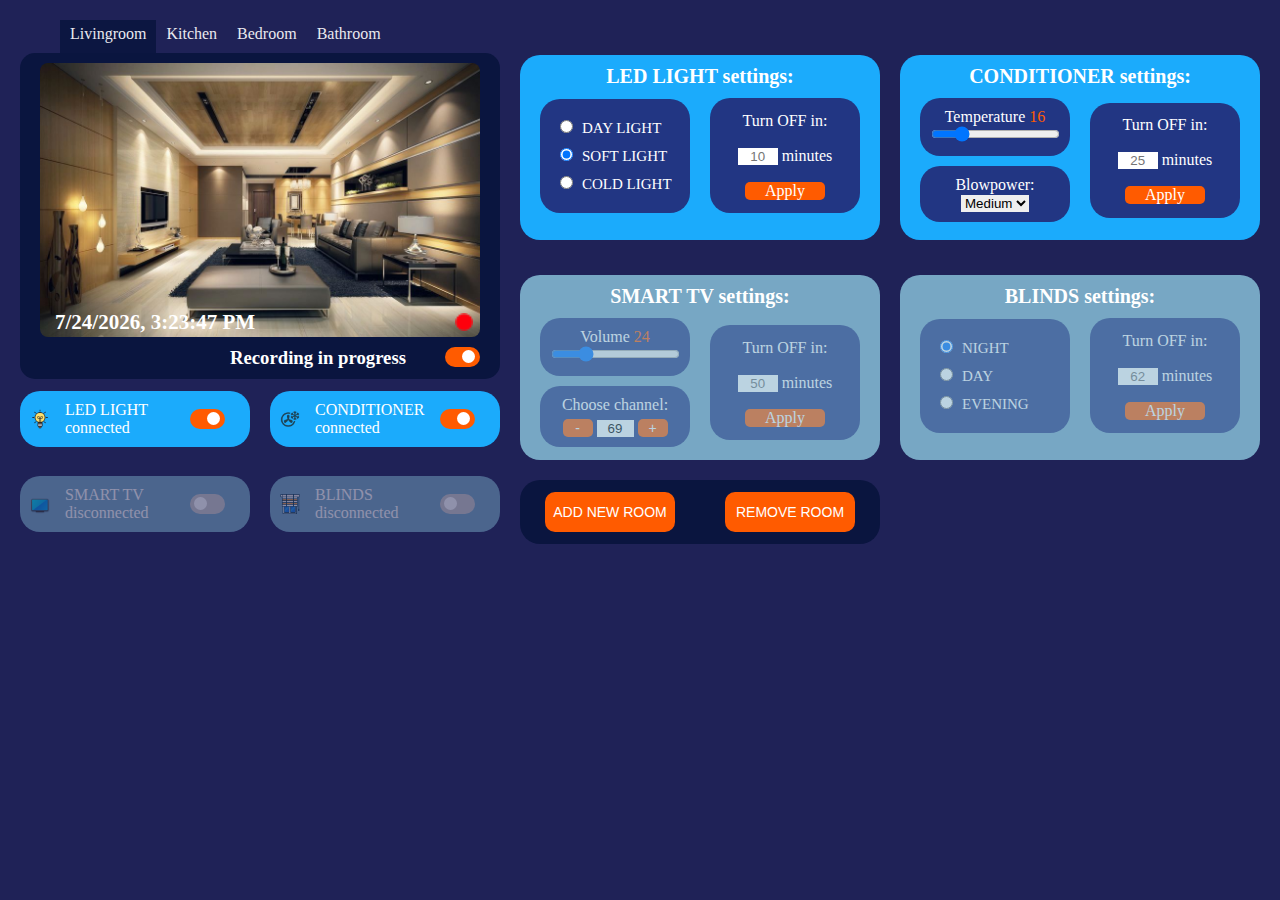
<file: index.html>
<!DOCTYPE html>
<html lang="en">
  <head>
    <meta charset="UTF-8" />
    <meta http-equiv="X-UA-Compatible" content="IE=edge" />
    <meta name="viewport" content="width=device-width, initial-scale=1.0" />
    <meta property="og:image" content="https://github.com/privatart/smart-home/blob/main/img/smart-home-screenshot.JPG">
    <title>SMART and SAFETY HOME</title>
    <link rel="icon" href="img/icon.png" />
    <link rel="stylesheet" href="css/styles.css" />
  </head>
  <body>
    <header>
      <div class="container">
        <!-- <h1>SMART and SAFETY HOME</h1> -->
        <div class="header-text">
          <!-- <h2 class="header-text-user">Hello, userName!</h2> -->
        </div>
      </div>
    </header>
    <div class="screenparts">
      <section>
        <div class="room">
          <ul class="room__nav"></ul>
          <div class="room__vision">
            <div class="room__image">
              <img
                class="room__cameraoff"
                src="img/cameraoff.png"
                alt="room__cameraoff"
              />
              <img class="rec-icon" src="img/rec-dot.png" alt="record-dot" />
              <p class="current-time"></p>
              <img
                class="room__image-photo"
                src="img/nocamera.jpg"
                alt="room__image-photo"
              />
            </div>

            <div class="room__camera">
              <h3 class="camera-text">Recording in progress</h3>
              <label class="switch">
                <input type="checkbox" class="checkbox-rec" checked />
                <span class="slider round"></span>
              </label>
            </div>
          </div>
          <div class="buttons">
            <div id="LedLights" class="button button-light off">
              <img
                class="buttons-icon"
                src="img/buttons-icons-light.png"
                alt="buttons-icon"
              />
              <div class="button-light-text">
                <p class="buttons-name">LED LIGHT</p>
                <p class="buttons-status"></p>
              </div>
              <label class="switch">
                <input type="checkbox" class="checkbox-light" />
                <span class="slider round"></span>
              </label>
            </div>

            <div id="Conditioner" class="button button-air off">
              <img
                class="buttons-icon"
                src="img/buttons-icons-air.png"
                alt="buttons-icon"
              />
              <div class="button-air-text">
                <p class="buttons-name">CONDITIONER</p>
                <p class="buttons-status"></p>
              </div>
              <label class="switch">
                <input type="checkbox" class="checkbox-air" />
                <span class="slider round"></span>
              </label>
            </div>
            <div id="SmartTV" class="button button-tv off">
              <img
                class="buttons-icon"
                src="img/buttons-icons-tv.png"
                alt="buttons-icon"
              />
              <div class="button-tv-text">
                <p class="buttons-name">SMART TV</p>
                <p class="buttons-status"></p>
              </div>
              <label class="switch">
                <input type="checkbox" class="checkbox-tv" />
                <span class="slider round"></span>
              </label>
            </div>
            <div id="Blinds" class="button button-blinds off">
              <img
                class="buttons-icon"
                src="img/buttons-icons-blinds.png"
                alt="buttons-icon"
              />
              <div class="button-blinds-text">
                <p class="buttons-name">BLINDS</p>
                <p class="buttons-status"></p>
              </div>
              <label class="switch">
                <input type="checkbox" class="checkbox-blinds" />
                <span class="slider round"></span>
              </label>
            </div>
          </div>
        </div>

        <hr />
      </section>
      <section class="settings">
        <div class="settings-box">
          <div class="LedLights-set">
            <p class="settings__title">LED LIGHT settings:</p>
            <div class="LedLights-set-box">
              <div class="LedLights-set-boxpart">
                <div class="LedLights-set-radiobuttons">
                  <div class="LedLights-set-radiobutton">
                    <input id="radio-1" name="DAY LIGHT" type="radio" />
                    <label for="radio-1" class="radio-label">DAY LIGHT</label>
                  </div>

                  <div class="LedLights-set-radiobutton">
                    <input id="radio-2" name="SOFT LIGHT" type="radio" />
                    <label for="radio-2" class="radio-label">SOFT LIGHT</label>
                  </div>

                  <div class="LedLights-set-radiobutton">
                    <input id="radio-3" name="COLD LIGHT" type="radio" />
                    <label for="radio-3" class="radio-label">COLD LIGHT</label>
                  </div>
                </div>
              </div>
              <div class="LedLights-set-boxpart">
                <div class="LedLights-set-delay">
                  <p class="LedLights-set-delay-text">Turn OFF in:</p>
                  <label>
                    <input
                      type="text"
                      class="LedLights-off-delay"
                      placeholder="15"
                    />
                    minutes</label
                  >
                  <a class="LedLights-off-delay-btn" href="#">Apply</a>
                </div>
              </div>
            </div>
          </div>
        </div>
        <div class="settings-box">
          <div class="Conditioner-set">
            <p class="settings__title">CONDITIONER settings:</p>
            <div class="Conditioner-set-box">
              <div class="Conditioner-set-boxpart-1">
                <div class="Conditioner-set-boxpart">
                  <div class="Conditioner-set-temperature">
                    <label for="temperature"
                      >Temperature
                      <span id="temperatureValue" class="temperatureValue"
                        >18</span
                      ></label
                    >
                    <input
                      type="range"
                      class="temperatureRange"
                      name="temperature"
                      min="12"
                      max="31"
                      value="18"
                    />
                  </div>
                </div>
                <div class="Conditioner-set-boxpart">
                  <div class="Conditioner-set-power">
                    <p class="Conditioner-set-power-title">Blowpower:</p>
                    <select id="Conditioner-set-power">
                      <option value="Low">Low</option>
                      <option value="Medium" selected>Medium</option>
                      <option value="Strong">Strong</option>
                    </select>
                  </div>
                </div>
              </div>
              <div class="Conditioner-set-boxpart">
                <div class="Conditioner-set-delay">
                  <p class="Conditioner-set-delay-text">Turn OFF in:</p>
                  <label>
                    <input
                      type="text"
                      class="Conditioner-off-delay"
                      placeholder="10"
                    />

                    minutes</label
                  >
                  <a class="Conditioner-off-delay-btn" href="#">Apply</a>
                </div>
              </div>
            </div>
          </div>
        </div>
        <div class="settings-box">
          <div class="SmartTV-set">
            <p class="settings__title">SMART TV settings:</p>
            <div class="SmartTV-set-box">
              <div class="SmartTV-set-boxpart-1">
                <div class="SmartTV-set-boxpart">
                  <div class="SmartTV-set-volume">
                    <label for="volume"
                      >Volume
                      <span id="volumeValue" class="volumeValue"
                        >12</span
                      ></label
                    >
                    <input
                      type="range"
                      class="volumeRange"
                      name="volume"
                      min="0"
                      max="100"
                      value="12"
                    />
                  </div>
                </div>
                <div class="SmartTV-set-boxpart">
                  <div class="SmartTV-set-channel">
                    <p class="SmartTV-set-channel-title">Choose channel:</p>
                    <button class="decreaseChannel">-</button>
                    <input
                      type="number"
                      class="channelInput"
                      value="69"
                      min="0"
                      max="99"
                    />
                    <button class="increaseChannel">+</button>
                  </div>
                </div>
              </div>
              <div class="SmartTV-set-boxpart">
                <div class="SmartTV-set-delay">
                  <p class="SmartTV-set-delay-text">Turn OFF in:</p>
                  <label>
                    <input
                      type="text"
                      class="SmartTV-off-delay"
                      placeholder="15"
                    />

                    minutes</label
                  >
                  <a class="SmartTV-off-delay-btn" href="#">Apply</a>
                </div>
              </div>
            </div>
          </div>
        </div>
        <div class="settings-box">
          <div class="Blinds-set">
            <p class="settings__title">BLINDS settings:</p>
            <div class="Blinds-set-box">
              <div class="Blinds-set-boxpart">
                <div class="Blinds-set-radiobuttons">
                  <div class="Blinds-set-radiobutton">
                    <input id="radio-1" name="NIGHT" type="radio" />
                    <label for="radio-1" class="radio-label">NIGHT</label>
                  </div>

                  <div class="Blinds-set-radiobutton">
                    <input id="radio-2" name="DAY" type="radio" />
                    <label for="radio-2" class="radio-label">DAY</label>
                  </div>

                  <div class="Blinds-set-radiobutton">
                    <input id="radio-3" name="EVENING" type="radio" />
                    <label for="radio-3" class="radio-label">EVENING</label>
                  </div>
                </div>
              </div>
              <div class="Blinds-set-boxpart">
                <div class="Blinds-set-delay">
                  <p class="Blinds-set-delay-text">Turn OFF in:</p>
                  <label>
                    <input
                      type="text"
                      class="Blinds-off-delay"
                      placeholder="15"
                    />

                    minutes</label
                  >
                  <a class="Blinds-off-delay-btn" href="#">Apply</a>
                </div>
              </div>
            </div>
          </div>
        </div>
        <div class="btn-container">
          <button class="addRoom-btn" onclick="openModal()">
            ADD NEW ROOM
          </button>
          <button class="removeRoom-btn" onclick="removeRoom()">
            REMOVE ROOM
          </button>
        </div>
      </section>
    </div>

    <div id="addModal" class="modal">
      <div class="modal-content">
        <span class="cancel-modal" onclick="closeModal()">close</span>
        <p class="modal__title">Fill this form to add New Room</p>

        <div>
          <form action="" class="modal__userForm">
            <label for="roomName">Room name: </label><br />
            <input
              type="text"
              id="roomName"
              required
              placeholder="Bathroom"
            /><br />
            <label for="cameraIP">Room camera IP: </label><br />
            <input
              type="text"
              id="cameraIP"
              required
              placeholder="img/bathroom.jpg"
            /><br />
            <div class="modal__checkboxes">
              <p class="modal__checkboxes-title">
                Choose devices in this room:
              </p>
              <div class="modal__checkboxes-choose">
                <div>
                  <input
                    class="modal__checkboxes-light"
                    type="checkbox"
                    value=""
                    id="checkBox"
                  />
                  <label class="checkBox-label" for="modal__checkboxes-light"
                    >Led Lights</label
                  >
                </div>
                <div>
                  <input
                    class="modal__checkboxes-conditioner"
                    type="checkbox"
                    value=""
                    id="checkBox"
                  />
                  <label
                    class="checkBox-label"
                    for="modal__checkboxes-conditioner"
                    >Conditioner</label
                  >
                </div>
                <div>
                  <input
                    class="modal__checkboxes-TV"
                    type="checkbox"
                    value=""
                    id="checkBox"
                  />
                  <label class="checkBox-label" for="modal__checkboxes-TV"
                    >Smart TV</label
                  >
                </div>
                <div>
                  <input
                    class="modal__checkboxes-blinds"
                    type="checkbox"
                    value=""
                    id="checkBox"
                  />
                  <label class="checkBox-label" for="modal__checkboxes-blinds"
                    >Blinds</label
                  >
                </div>
              </div>
              <input
                class="modal__userForm-submit"
                type="submit"
                value="Add new room"
              />
            </div>
          </form>
        </div>
      </div>
    </div>

    <script src="./js/index.js"></script>
  </body>
</html>
</file>
<file: css/styles.css>
@import url(general.css);
@import url(switch.css);

body {
  background-color: var(--background-color);
  color: var(--textMain-color);
  margin-left: 20px;
}

.header-text {
  width: 600px;
  margin: 15px 0 20px 0;
  color: var(--light-color);
}

.room {
  width: 460px;
}

.room__nav-link {
  display: inline-block;
  background-color: var(--background-color);
  color: #ffffff;
  padding: 10px 10px;
  padding-top: 5px;
  text-align: center;
  text-decoration: none;
  font-size: 16px;
  opacity: 0.9;
}
.room__nav {
  display: flex;
  flex-direction: row;
  flex-wrap: nowrap;
  list-style: none;
}

.room__nav a {
  text-decoration: none;
  color: var(--textMain-color);
}

.active-nav {
  background-color: var(--main-color);
  color: #ffffff;
  padding-top: 5px;
  text-align: center;
  text-decoration: none;
  font-size: 16px;
  opacity: 0.9;
}

.room__vision {
  background-color: var(--main-color);
  padding: 10px;
  width: 480px;
  align-items: center;
  border-radius: 15px;
}
.room__cameraoff {
  display: none;
  position: absolute;
  top: 0px;
  left: 0px;
}

.room__image {
  position: relative;
}

.room__image-photo {
  width: 440px;
  margin: auto;
  opacity: 1;
  border-radius: 8px;
}

.rec-icon {
  width: 18px;
  display: flex;
  align-items: center;
  position: absolute;
  top: 250px;
  left: 425px;
}

.current-time {
  position: absolute;
  top: 247px;
  left: 25px;
  color: var(--textMain-color);
  font-weight: bold;
  font-size: 21px;
}

.room__camera {
  display: flex;
  justify-content: space-between;
  margin: 10px 10px 0 200px;
}

.buttons {
  display: grid;
  grid-template-columns: 230px 230px;
  grid-template-rows: 80px 80px;
  grid-column-gap: 20px;
  grid-row-gap: 5px;
  align-items: center;
}

.button {
  background-color: var(--unactive-color);
  display: grid;
  grid-template-columns: 1fr 5fr 2fr;
  align-items: center;
  justify-content: space-between;
  border-radius: 20px;
  padding: 10px;
}

.buttons-text {
  flex-direction: rows;
}

.buttons-switch {
  width: 50px;
}

.buttons-icon {
  width: 20px;
  margin-right: 15px;
}

.screenparts {
  display: flex;
  flex-direction: rows;
}

.settings {
  display: grid;
  grid-template-columns: 370px 370px;
  grid-template-rows: 220px 220px;
  grid-column-gap: 10px;
  margin-left: 40px;
}

.settings__title {
  color: var(--textMain-color);
  text-align: center;
  font-size: 20px;
  font-weight: bold;
}

.settings-box {
  margin-top: 35px;
  background-color: var(--unactive-color);
  width: 360px;
  height: auto;
  /* display: grid; */
  /* grid-template-columns: 1fr 5fr 2fr; */
  align-items: center;

  border-radius: 20px;
  padding: 10px;
}

.LedLights-set,
.SmartTV-set,
.Conditioner-set,
.Blinds-set {
  border-radius: 20px;
}

.LedLights-set-box,
.SmartTV-set-box,
.Conditioner-set-box,
.Blinds-set-box {
  display: grid;
  grid-template-columns: 1fr 1fr;
  align-items: center;
  pointer-events: none;
  opacity: 0.5;
}

.LedLights-set-boxpart,
.SmartTV-set-boxpart,
.Conditioner-set-boxpart,
.Blinds-set-boxpart {
  margin: 10px;
  padding: 10px;
  background-color: var(--light-main-color);
  border-radius: 20px;
}

.LedLights-set-radiobutton,
.Blinds-set-radiobutton {
  margin: 10px 5px 10px 0;
  padding-left: 10px;
}

.set-checkbox {
  display: flex;
}

.radio-label {
  padding-top: 5px;
  padding-left: 5px;
  font-size: 15px;
}

.LedLights-set-delay,
.SmartTV-set-delay,
.Conditioner-set-delay,
.Blinds-set-delay {
  display: flex;
  flex-direction: column;
  justify-content: space-around;
  align-items: center;
  height: 95px;
}

.LedLights-off-delay,
.SmartTV-off-delay,
.Conditioner-off-delay,
.Blinds-off-delay {
  width: 40px;
  text-align: center;
}

.LedLights-off-delay::placeholder,
.SmartTV-off-delay::placeholder,
.Conditioner-off-delay::placeholder,
.Blinds-off-delay::placeholder {
  text-align: center;
}

.LedLights-set-delay-text,
.SmartTV-set-delay-text,
.Conditioner-set-delay-text,
.Blinds-set-delay-text {
  margin-bottom: 10px;
  text-align: center;
}

.LedLights-off-delay-btn,
.Conditioner-off-delay-btn,
.SmartTV-off-delay-btn,
.Blinds-off-delay-btn {
  margin-top: 10px;
  width: 80px;
  border-radius: 5px;
  background-color: var(--accent-color);
  color: var(--textMain-color);
  text-decoration: none;
  text-align: center;
}

.LedLights-off-delay-btn:hover,
.SmartTV-off-delay-btn:hover,
.Conditioner-off-delay-btn:hover,
.Blinds-off-delay-btn:hover {
  background-color: var(--light-color);
}

.SmartTV-set-boxpart-1,
.Conditioner-set-temperature,
.Conditioner-set-power {
  text-align: center;
}

.volumeValue,
.temperatureValue {
  color: var(--accent-color);
}

.SmartTV-set-channel-title {
  margin-bottom: 5px;
}

.decreaseChannel,
.increaseChannel {
  background-color: var(--accent-color);
  width: 30px;
  border-radius: 5px;
  color: var(--textMain-color);
  font-size: 14px;
}

/* приховати дефолтні кнопки зміни значень у полі INPUT */
.channelInput::-webkit-inner-spin-button,
.channelInput::-webkit-outer-spin-button {
  -webkit-appearance: none;
  margin: 0;
}
.channelInput {
  text-align: center;
}

.active,
.on,
.connected {
  background-color: var(--light-color);
}

.off,
.disconnected {
  opacity: 0.5;
  pointer-events: none;
}

.btn-container {
  display: flex;
  flex-direction: row;
  justify-content: space-around;
  align-items: center;
  margin-top: 20px;
  background-color: var(--main-color);
  border-radius: 20px;
  width: 360px;
  height: auto;
}

.addRoom-btn,
.removeRoom-btn {
  background-color: var(--accent-color);
  width: 130px;
  height: 40px;
  border-radius: 10px;
  color: var(--textMain-color);
  font-size: 14px;
}

.addRoom-btn:hover,
.removeRoom-btn:hover {
  background-color: var(--light-color);
}

/* Стилізація модального вікна для створення нової кімнати */

.cancel-modal {
  float: right;
  cursor: pointer;
  color: var(--accent-color);
}
.modal {
  display: none;
  position: fixed;
  z-index: 1;
  left: 0;
  top: 0;
  width: 100%;
  overflow: auto;
  background-color: rgba(0, 0, 0, 0.8);
}

.modal-content {
  background-color: var(--background-color);
  width: fit-content;
  height: fit-content;
  margin: 15% auto;
  padding: 20px;

  border: 1px solid #888;
  border-radius: 20px;
  width: 50%;
  height: 50%;
}

.modal__userForm {
  text-align: center;
  background-color: var(--light-color);
  margin: auto;
  padding: 20px;
  width: fit-content;
  border: 1px solid #888;
  border-radius: 20px;
}

.modal__title {
  font-size: 25px;
  text-align: center;
  padding-bottom: 20px;
}

.modal__userForm label {
  font-size: 20px;
  padding-right: 10px;
}

.modal__userForm input::placeholder,
.modal__userForm input:focus,
.modal__userForm input:valid {
  text-align: center;
  font-style: italic;
}

.modal__checkboxes {
  margin-top: 10px;
}
.modal__checkboxes-title {
  font-size: 23px;
  font-style: bold;
  color: var(--textMain-color);
  padding: 10px;
}

.modal__checkboxes-choose {
  display: flex;
  align-items: center;
}

.modal__userForm-submit {
  margin-top: 15px;
  width: fit-content;
  border-radius: 5px;
  background-color: var(--accent-color);
  color: var(--textMain-color);
  text-align: center;
  font-size: 16px;
  border: 1px solid var(--light-main-color);
}

.modal__userForm-submit:hover {
  background-color: var(--light-main-color);
  border: 1px solid var(--textMain-color);
}
</file>
